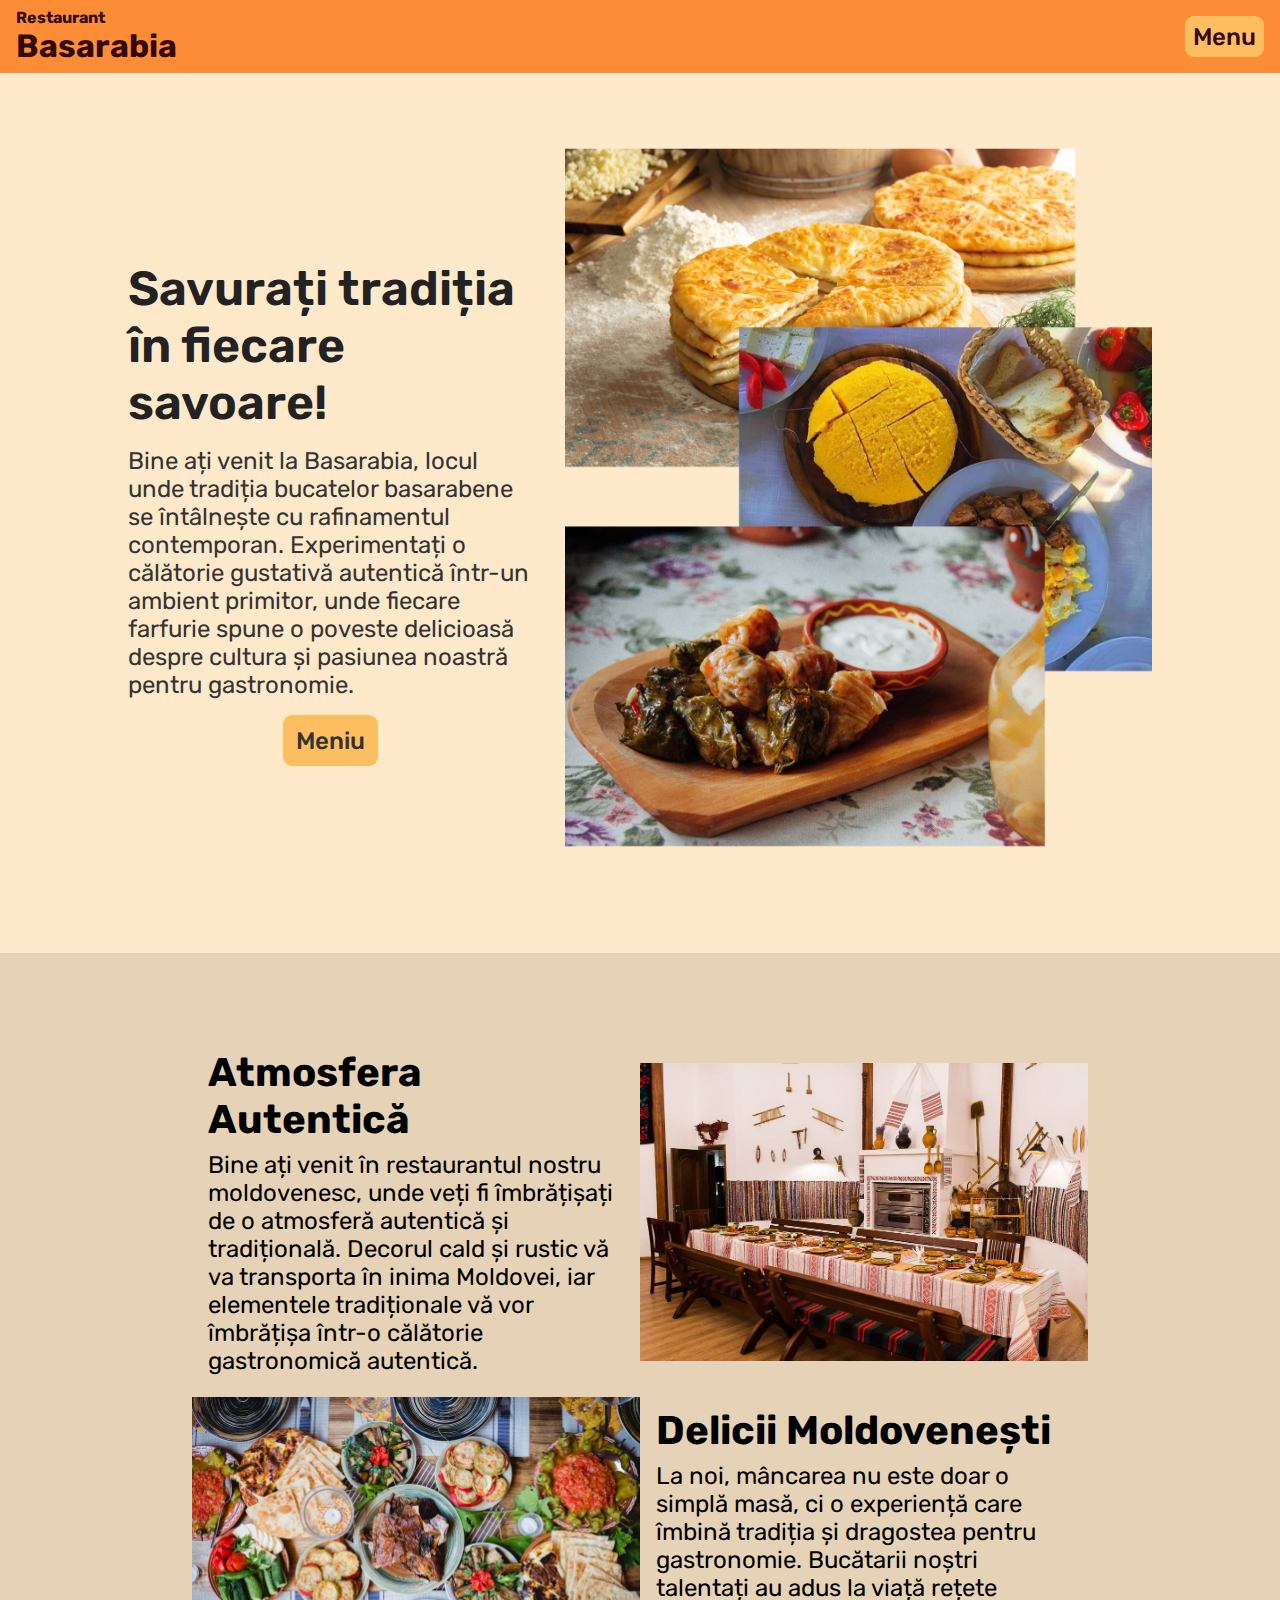
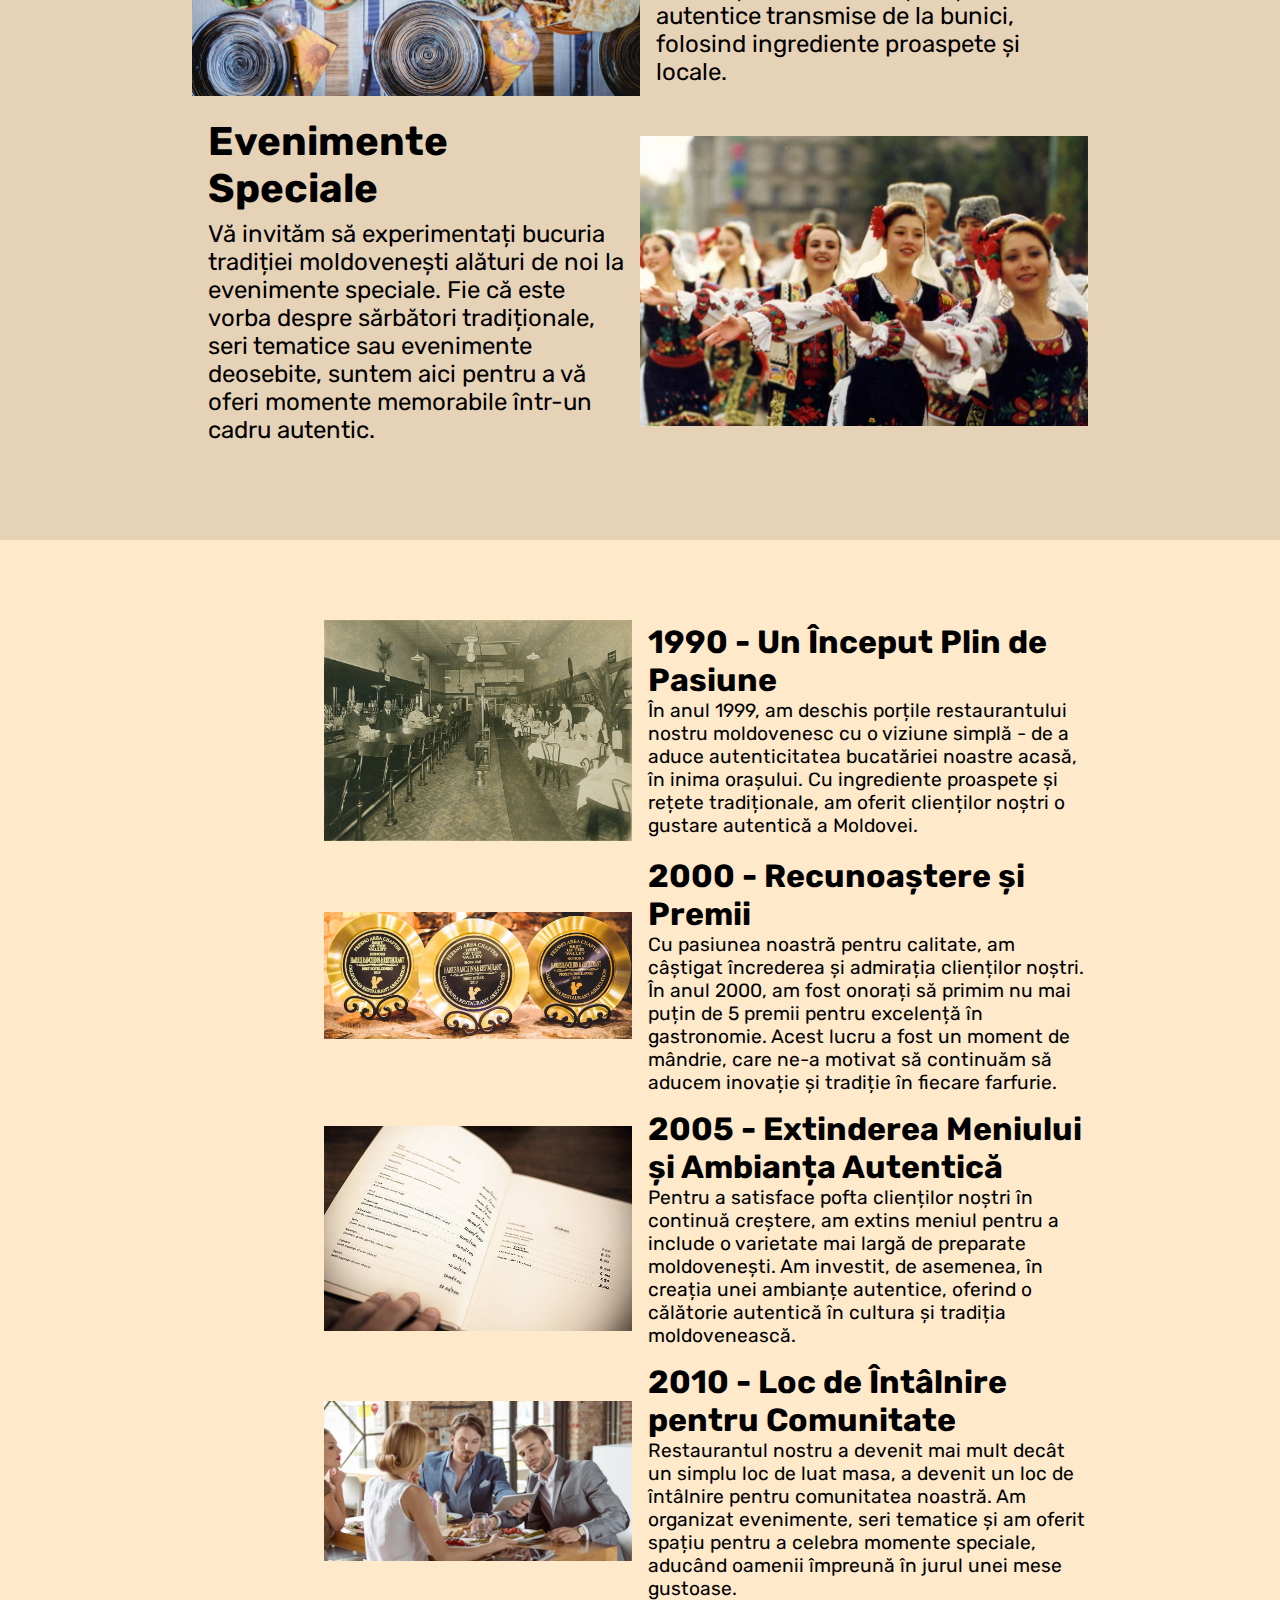
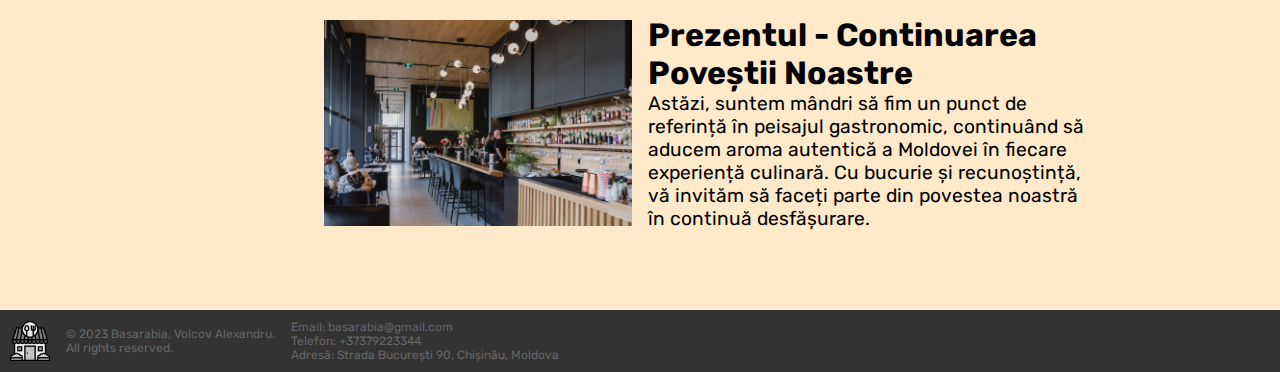
<file: index.html>
<!DOCTYPE html>
<html lang="en">
  <head>
    <meta charset="UTF-8" />
    <meta name="viewport" content="width=device-width, initial-scale=1.0" />
    <title>Basarabia | Acasă</title>
    <link rel="stylesheet" href="/styles/styles.css" />
    <link rel="shortcut icon" type="image/x-icon" href="/images/logo.png" />
    <link rel="preconnect" href="https://fonts.googleapis.com" />
    <link rel="preconnect" href="https://fonts.gstatic.com" crossorigin />
    <link
      href="https://fonts.googleapis.com/css2?family=Rubik:wght@400;500;600;700&display=swap"
      rel="stylesheet"
    />
  </head>
  <body>
    <header class="header">
      <div>
        <h2 class="header-sec">Restaurant</h2>
        <h1 class="header-main">Basarabia</h1>
      </div>

      <div class="two">
        <nav class="nav">
          <a href="index.html" class="nav-link">Acasă</a>
          <a href="/pages/menu.html" class="nav-link">Meniu</a>
          <a href="/pages/gallery.html" class="nav-link">Galerie</a>
          <a href="/pages/contacts.html" class="nav-link">Contacte</a>
        </nav>
        <button class="nav-button" onclick="toggleNav()">Menu</button>
      </div>
    </header>

    <main>
      <section class="section-hero">
        <div class="hero-container">
          <div>
            <h2 class="header-primary">
              Savurați tradiția în fiecare savoare!
            </h2>
            <p class="hero-text">
              Bine ați venit la Basarabia, locul unde tradiția bucatelor
              basarabene se întâlnește cu rafinamentul contemporan.
              Experimentați o călătorie gustativă autentică într-un ambient
              primitor, unde fiecare farfurie spune o poveste delicioasă despre
              cultura și pasiunea noastră pentru gastronomie.
            </p>
            <div class="hero-buttons">
              <a href="/pages/menu.html" class="hero-button">Meniu</a>
            </div>
          </div>
          <img src="/images/hero.png" alt="" class="hero-image" />
        </div>
      </section>

      <section class="section-about-us">
        <div class="about-us-container">
          <div class="about-us-cell">
            <h2 class="about-us-title">Atmosfera Autentică</h2>
            <p class="about-us-text">
              Bine ați venit în restaurantul nostru moldovenesc, unde veți fi
              îmbrățișați de o atmosferă autentică și tradițională. Decorul cald
              și rustic vă va transporta în inima Moldovei, iar elementele
              tradiționale vă vor îmbrățișa într-o călătorie gastronomică
              autentică.
            </p>
          </div>
          <img
            src="/images/restaurant-interior.jpg"
            alt=""
            class="about-us-image"
          />
          <img
            src="/images/moldovan-food.jpg"
            alt=""
            class="about-us-image image-swap"
          />
          <div class="about-us-cell">
            <h2 class="about-us-title">Delicii Moldovenești</h2>
            <p class="about-us-text">
              La noi, mâncarea nu este doar o simplă masă, ci o experiență care
              îmbină tradiția și dragostea pentru gastronomie. Bucătarii noștri
              talentați au adus la viață rețete autentice transmise de la
              bunici, folosind ingrediente proaspete și locale.
            </p>
          </div>
          <div class="about-us-cell">
            <h2 class="about-us-title">Evenimente Speciale</h2>
            <p class="about-us-text">
              Vă invităm să experimentați bucuria tradiției moldovenești alături
              de noi la evenimente speciale. Fie că este vorba despre sărbători
              tradiționale, seri tematice sau evenimente deosebite, suntem aici
              pentru a vă oferi momente memorabile într-un cadru autentic.
            </p>
          </div>
          <img src="/images/traditional.jpg" alt="" class="about-us-image" />
        </div>
      </section>
      <section class="section-history">
        <div class="history-container">
          <img src="/images/history1.jpg" alt="" class="history-image" />
          <div class="history-cell">
            <h2 class="history-title">1990 - Un Început Plin de Pasiune</h2>
            <p class="history-text">
              În anul 1999, am deschis porțile restaurantului nostru moldovenesc
              cu o viziune simplă - de a aduce autenticitatea bucatăriei noastre
              acasă, în inima orașului. Cu ingrediente proaspete și rețete
              tradiționale, am oferit clienților noștri o gustare autentică a
              Moldovei.
            </p>
          </div>
          <img src="/images/history2.jpg" alt="" class="history-image" />
          <div class="history-cell">
            <h2 class="history-title">2000 - Recunoaștere și Premii</h2>
            <p class="history-text">
              Cu pasiunea noastră pentru calitate, am câștigat încrederea și
              admirația clienților noștri. În anul 2000, am fost onorați să
              primim nu mai puțin de 5 premii pentru excelență în gastronomie.
              Acest lucru a fost un moment de mândrie, care ne-a motivat să
              continuăm să aducem inovație și tradiție în fiecare farfurie.
            </p>
          </div>
          <img src="/images/history3.jpg" alt="" class="history-image" />
          <div class="history-cell">
            <h2 class="history-title">
              2005 - Extinderea Meniului și Ambianța Autentică
            </h2>
            <p class="history-text">
              Pentru a satisface pofta clienților noștri în continuă creștere,
              am extins meniul pentru a include o varietate mai largă de
              preparate moldovenești. Am investit, de asemenea, în creația unei
              ambianțe autentice, oferind o călătorie autentică în cultura și
              tradiția moldovenească.
            </p>
          </div>
          <img src="/images/history4.jpg" alt="" class="history-image" />
          <div class="history-cell">
            <h2 class="history-title">
              2010 - Loc de Întâlnire pentru Comunitate
            </h2>
            <p class="history-text">
              Restaurantul nostru a devenit mai mult decât un simplu loc de luat
              masa, a devenit un loc de întâlnire pentru comunitatea noastră. Am
              organizat evenimente, seri tematice și am oferit spațiu pentru a
              celebra momente speciale, aducând oamenii împreună în jurul unei
              mese gustoase.
            </p>
          </div>
          <img src="/images/history5.jpg" alt="" class="history-image" />
          <div class="history-cell">
            <h2 class="history-title">
              Prezentul - Continuarea Poveștii Noastre
            </h2>
            <p class="history-text">
              Astăzi, suntem mândri să fim un punct de referință în peisajul
              gastronomic, continuând să aducem aroma autentică a Moldovei în
              fiecare experiență culinară. Cu bucurie și recunoștință, vă
              invităm să faceți parte din povestea noastră în continuă
              desfășurare.
            </p>
          </div>
        </div>
      </section>
    </main>

    <footer>
      <div class="footer-div">
        <img src="/images/logo.png" class="footer-logo" alt="" />
        <p>
          &copy; 2023 Basarabia, Volcov Alexandru. <br />
          All rights reserved.
        </p>
        <div>
          <p>Email: basarabia@gmail.com</p>
          <p>Telefon: +37379223344</p>
          <p>Adresă: Strada București 90, Chișinău, Moldova</p>
        </div>
      </div>
    </footer>

    <script src="/js/index.js"></script>
  </body>
</html>
</file>
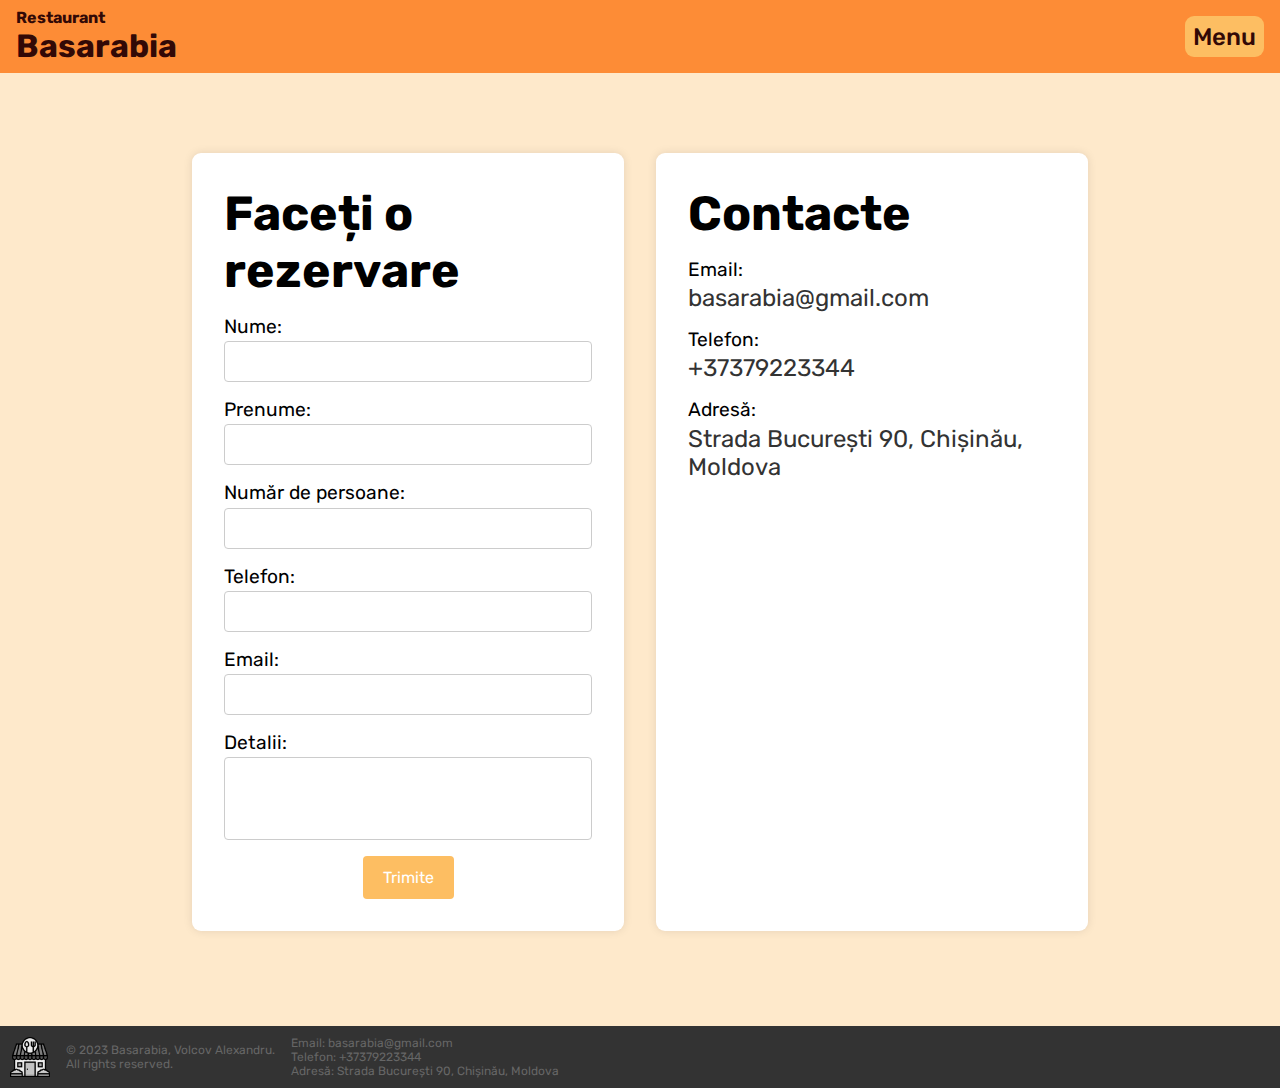
<file: pages/contacts.html>
<!DOCTYPE html>
<html lang="en">
  <head>
    <meta charset="UTF-8" />
    <meta name="viewport" content="width=device-width, initial-scale=1.0" />
    <title>Basarabia | Contacte</title>
    <link rel="stylesheet" href="/styles/styles.css" />
    <link rel="stylesheet" href="/styles/contacts.css" />
    <link rel="shortcut icon" type="image/x-icon" href="/images/logo.png" />
    <link rel="preconnect" href="https://fonts.googleapis.com" />
    <link rel="preconnect" href="https://fonts.gstatic.com" crossorigin />
    <link
      href="https://fonts.googleapis.com/css2?family=Rubik:wght@400;500;600;700&display=swap"
      rel="stylesheet"
    />
  </head>
  <body>
    <header class="header">
      <div>
        <h2 class="header-sec">Restaurant</h2>
        <h1 class="header-main">Basarabia</h1>
      </div>

      <div class="two">
        <nav class="nav">
          <a href="/index.html" class="nav-link">Acasă</a>
          <a href="/pages/menu.html" class="nav-link">Meniu</a>
          <a href="/pages/gallery.html" class="nav-link">Galerie</a>
          <a href="/pages/contacts.html" class="nav-link">Contacte</a>
        </nav>
        <button class="nav-button" onclick="toggleNav()">Menu</button>
      </div>
    </header>

    <main>
      <section class="section-contacts">
        <div class="contacts-cell">
          <form action="" class="container">
            <h2 class="contacts-title">Faceți o rezervare</h2>
            <label for="firstName">Nume:</label>
            <input type="text" id="firstName" name="firstName" required />

            <label for="lastName">Prenume:</label>
            <input type="text" id="lastName" name="lastName" required />

            <label for="numberOfPeople">Număr de persoane:</label>
            <input
              type="number"
              id="numberOfPeople"
              name="numberOfPeople"
              required
            />

            <label for="phoneNumber">Telefon:</label>
            <input type="tel" id="phoneNumber" name="phoneNumber" required />

            <label for="emailAddress">Email:</label>
            <input
              type="email"
              id="emailAddress"
              name="emailAddress"
              required
            />

            <label for="details">Detalii:</label>
            <textarea id="details" name="details" rows="4"></textarea>

            <button type="submit">Trimite</button>
          </form>
        </div>
        <div class="contacts-cell">
          <div class="container">
            <h2 class="contacts-title">Contacte</h2>
            <p class="contacts-t">Email:</p>
            <a href="mailto:basarabia@gmail.com" class="contacts-link"
              >basarabia@gmail.com</a
            >
            <p class="contacts-t">Telefon:</p>
            <a href="tel:37379223344" class="contacts-link">+37379223344</a>
            <p class="contacts-t">Adresă:</p>
            <a
              href="https://www.google.com/maps/place/Strada+Bucure%C8%99ti+90,+Chi%C8%99in%C4%83u+2012,+Moldova/@47.0251056,28.822998,20.5z/data=!4m6!3m5!1s0x40c97dcc58bc18dd:0x683bd274e946d764!8m2!3d47.025228!4d28.8229964!16s%2Fg%2F11gl35z8kf?entry=ttu"
              class="contacts-link"
            >
              Strada București 90, Chișinău, Moldova
            </a>
            <iframe
              src="https://www.google.com/maps/embed?pb=!1m18!1m12!1m3!1d240.39603881019957!2d28.822997967918422!3d47.02510561809834!2m3!1f0!2f0!3f0!3m2!1i1024!2i768!4f13.1!3m3!1m2!1s0x40c97dcc58bc18dd%3A0x683bd274e946d764!2sStrada%20Bucure%C8%99ti%2090%2C%20Chi%C8%99in%C4%83u%202012%2C%20Moldova!5e0!3m2!1sen!2s!4v1702115723474!5m2!1sen!2s"
              style="border: 0"
              allowfullscreen=""
              loading="lazy"
              referrerpolicy="no-referrer-when-downgrade"
            ></iframe>
          </div>
        </div>
      </section>
    </main>

    <footer>
      <div class="footer-div">
        <img src="/images/logo.png" class="footer-logo" alt="" />
        <p>
          &copy; 2023 Basarabia, Volcov Alexandru. <br />
          All rights reserved.
        </p>
        <div>
          <p>Email: basarabia@gmail.com</p>
          <p>Telefon: +37379223344</p>
          <p>Adresă: Strada București 90, Chișinău, Moldova</p>
        </div>
      </div>
    </footer>
    <script src="/js/index.js"></script>
  </body>
</html>
</file>
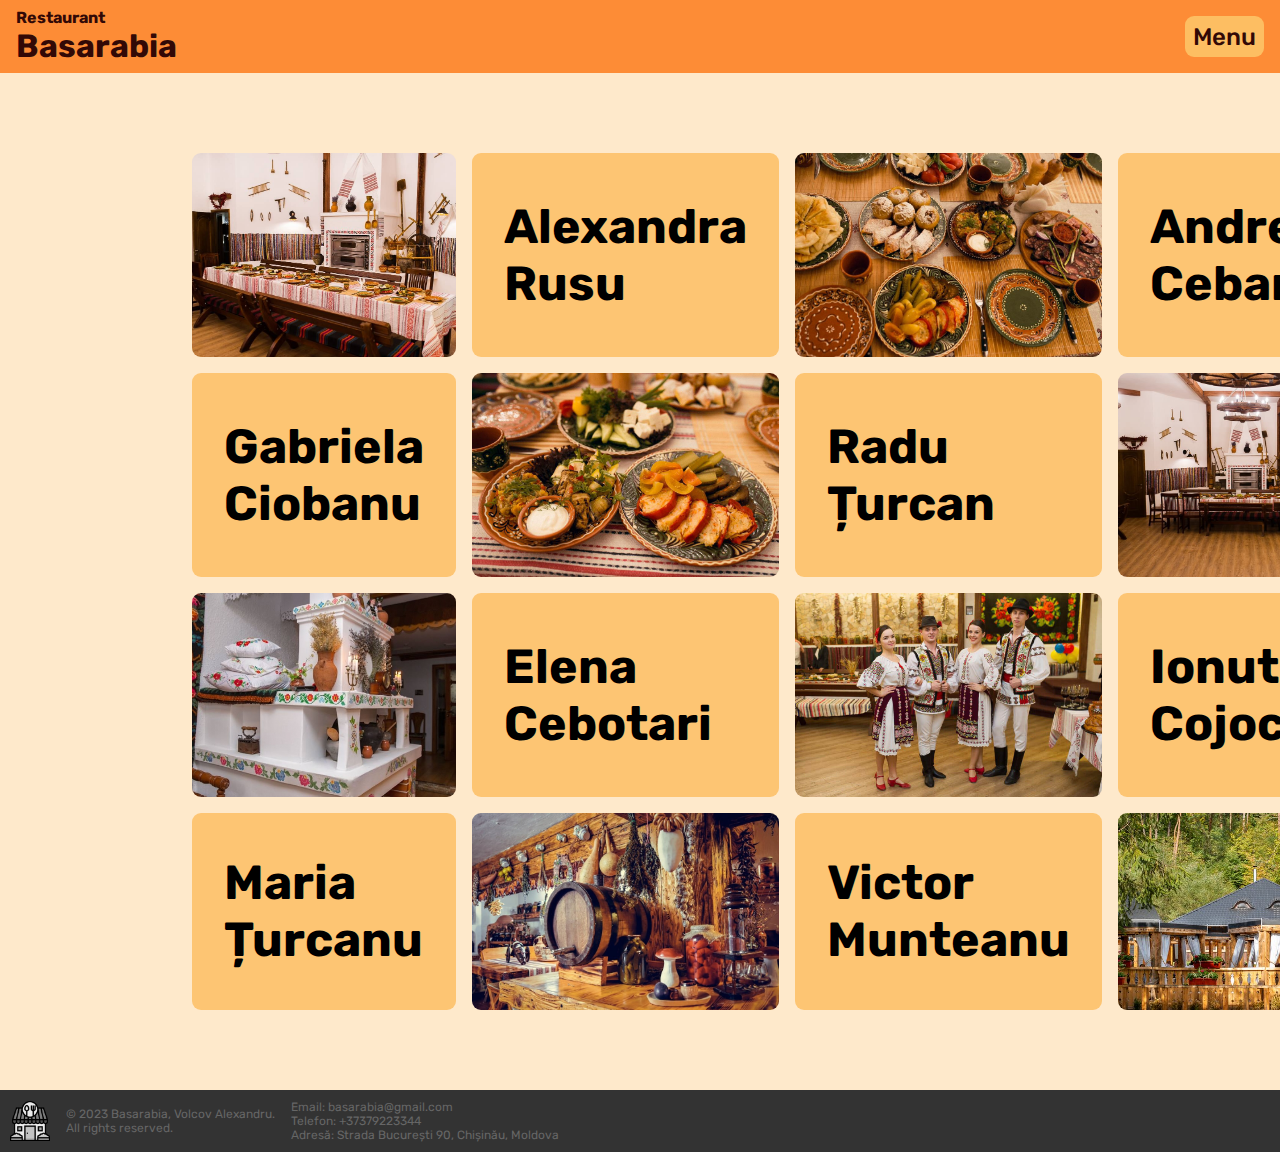
<file: pages/gallery.html>
<!DOCTYPE html>
<html lang="en">
  <head>
    <meta charset="UTF-8" />
    <meta name="viewport" content="width=device-width, initial-scale=1.0" />
    <title>Basarabia | Galerie</title>
    <link rel="stylesheet" href="/styles/styles.css" />
    <link rel="stylesheet" href="/styles/gallery.css" />
    <link rel="shortcut icon" type="image/x-icon" href="/images/logo.png" />
    <link rel="preconnect" href="https://fonts.googleapis.com" />
    <link rel="preconnect" href="https://fonts.gstatic.com" crossorigin />
    <link
      href="https://fonts.googleapis.com/css2?family=Rubik:wght@400;500;600;700&display=swap"
      rel="stylesheet"
    />
  </head>
  <body>
    <header class="header">
      <div>
        <h2 class="header-sec">Restaurant</h2>
        <h1 class="header-main">Basarabia</h1>
      </div>

      <div class="two">
        <nav class="nav">
          <a href="/index.html" class="nav-link">Acasă</a>
          <a href="/pages/menu.html" class="nav-link">Meniu</a>
          <a href="/pages/gallery.html" class="nav-link">Galerie</a>
          <a href="/pages/contacts.html" class="nav-link">Contacte</a>
        </nav>
        <button class="nav-button" onclick="toggleNav()">Menu</button>
      </div>
    </header>

    <main>
      <section class="section-gallery">
        <img
          src="/gallery/gallery1.jpg"
          alt=""
          class="gallery-image"
          onmouseenter="zoomIn(this)"
          onmouseleave="zoomOut(this)"
        />
        <div
          class="gallery-test"
          onmouseover="toggleTextVisibility(this, true)"
          onmouseout="toggleTextVisibility(this, false)"
        >
          <h2 class="test-name">Alexandra Rusu</h2>
          <p class="test-text">
            Am fost impresionată de calitatea serviciilor! Personalul a fost
            extrem de amabil, iar atmosfera a fost relaxantă. Cu siguranță voi
            reveni!
          </p>
        </div>

        <img
          src="/gallery/gallery2.jpg"
          alt=""
          class="gallery-image"
          onmouseenter="zoomIn(this)"
          onmouseleave="zoomOut(this)"
        />
        <div
          class="gallery-test"
          onmouseover="toggleTextVisibility(this, true)"
          onmouseout="toggleTextVisibility(this, false)"
        >
          <h2 class="test-name">Andrei Ceban</h2>
          <p class="test-text">
            Mâncarea a fost delicioasă, iar porțiile au fost generoase. Un loc
            perfect pentru o cină romantică sau pentru a sărbători ocazii
            speciale.
          </p>
        </div>

        <div
          class="gallery-test"
          onmouseover="toggleTextVisibility(this, true)"
          onmouseout="toggleTextVisibility(this, false)"
        >
          <h2 class="test-name">Gabriela Ciobanu</h2>
          <p class="test-text">
            Oază de relaxare! Spa-ul a fost minunat, iar terapeuții au fost
            profesioniști. O zi de răsfăț într-un cadru frumos și liniștit.
          </p>
        </div>
        <img
          src="/gallery/gallery3.jpg"
          alt=""
          class="gallery-image"
          onmouseenter="zoomIn(this)"
          onmouseleave="zoomOut(this)"
        />

        <div
          class="gallery-test"
          onmouseover="toggleTextVisibility(this, true)"
          onmouseout="toggleTextVisibility(this, false)"
        >
          <h2 class="test-name">Radu Țurcan</h2>
          <p class="test-text">
            Locul perfect pentru pasionații de sport! Ecranele mari, băuturile
            bune și atmosfera prietenoasă fac din acest bar locul ideal pentru a
            urmări meciurile preferate
          </p>
        </div>
        <img
          src="/gallery/gallery4.jpg"
          alt=""
          class="gallery-image"
          onmouseenter="zoomIn(this)"
          onmouseleave="zoomOut(this)"
        />

        <img
          src="/gallery/gallery8.jpg"
          alt=""
          class="gallery-image"
          onmouseenter="zoomIn(this)"
          onmouseleave="zoomOut(this)"
        />
        <div
          class="gallery-test"
          onmouseover="toggleTextVisibility(this, true)"
          onmouseout="toggleTextVisibility(this, false)"
        >
          <h2 class="test-name">Elena Cebotari</h2>
          <p class="test-text">
            Experiența a fost fantastică! Meniul variat a satisfăcut toate
            gusturile, iar decorul a creat o ambianță plăcută. Recomand cu
            încredere!
          </p>
        </div>

        <img
          src="/gallery/gallery5.jpg"
          alt=""
          class="gallery-image"
          onmouseenter="zoomIn(this)"
          onmouseleave="zoomOut(this)"
        />
        <div
          class="gallery-test"
          onmouseover="toggleTextVisibility(this, true)"
          onmouseout="toggleTextVisibility(this, false)"
        >
          <h2 class="test-name">Ionut Cojocari</h2>
          <p class="test-text">
            Serviciul a fost impecabil, iar personalul a fost foarte atent la
            detalii. Prețurile sunt rezonabile, iar atmosfera este prietenoasă.
            Voi reveni cu siguranță!"
          </p>
        </div>

        <div
          class="gallery-test"
          onmouseover="toggleTextVisibility(this, true)"
          onmouseout="toggleTextVisibility(this, false)"
        >
          <h2 class="test-name">Maria Țurcanu</h2>
          <p class="test-text">
            Am avut parte de o experiență culinară de neuitat! Meniul inovator
            și preparatele gustoase au depășit așteptările mele. Recomand cu
            căldură!
          </p>
        </div>
        <img
          src="/gallery/gallery6.jpg"
          alt=""
          class="gallery-image"
          onmouseenter="zoomIn(this)"
          onmouseleave="zoomOut(this)"
        />

        <div
          class="gallery-test"
          onmouseover="toggleTextVisibility(this, true)"
          onmouseout="toggleTextVisibility(this, false)"
        >
          <h2 class="test-name">Victor Munteanu</h2>
          <p class="test-text">
            Locul este perfect pentru petreceri private! Personalul a fost
            flexibil și foarte receptiv la cerințele noastre. Atmosfera animată
            a făcut petrecerea memorabilă.
          </p>
        </div>
        <img
          src="/gallery/gallery7.jpg"
          alt=""
          class="gallery-image"
          onmouseenter="zoomIn(this)"
          onmouseleave="zoomOut(this)"
        />
      </section>
    </main>

    <footer>
      <div class="footer-div">
        <img src="/images/logo.png" class="footer-logo" alt="" />
        <p>
          &copy; 2023 Basarabia, Volcov Alexandru. <br />
          All rights reserved.
        </p>
        <div>
          <p>Email: basarabia@gmail.com</p>
          <p>Telefon: +37379223344</p>
          <p>Adresă: Strada București 90, Chișinău, Moldova</p>
        </div>
      </div>
    </footer>
    <script src="/js/index.js"></script>
  </body>
</html>
</file>
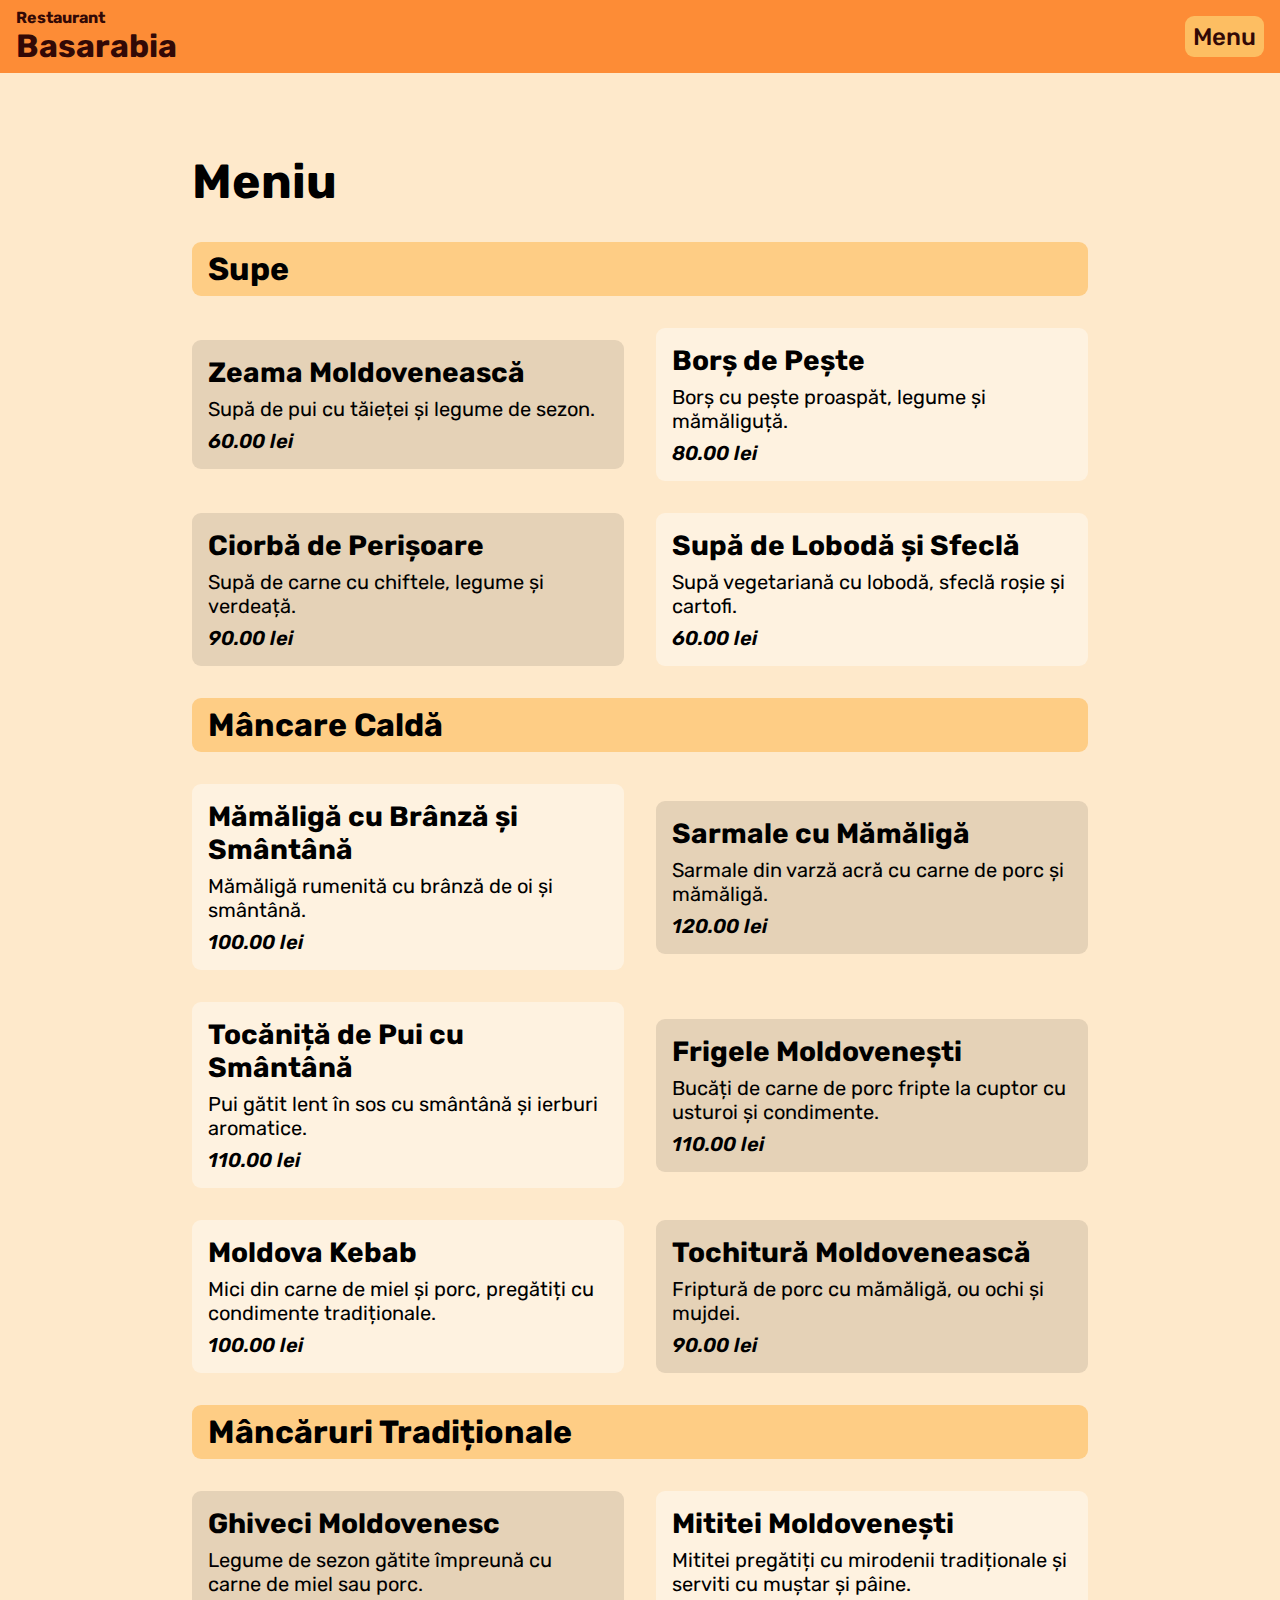
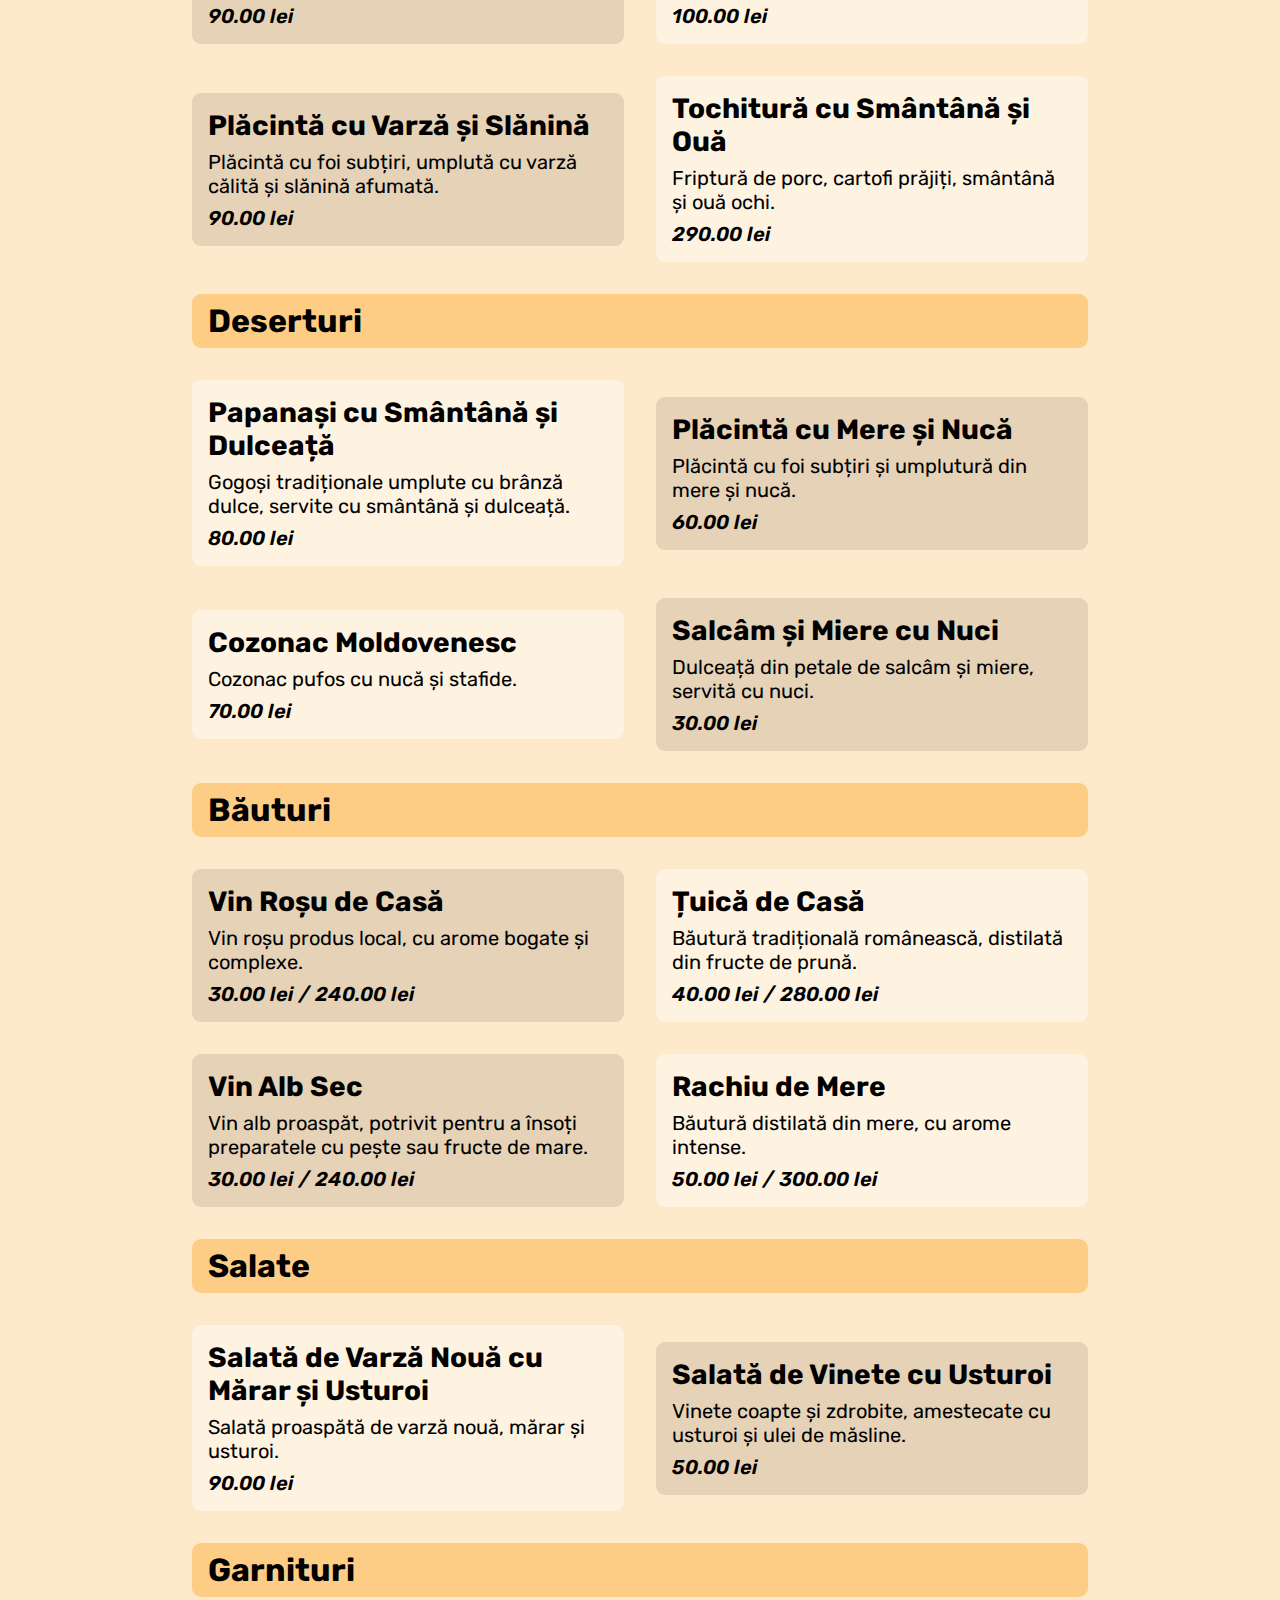
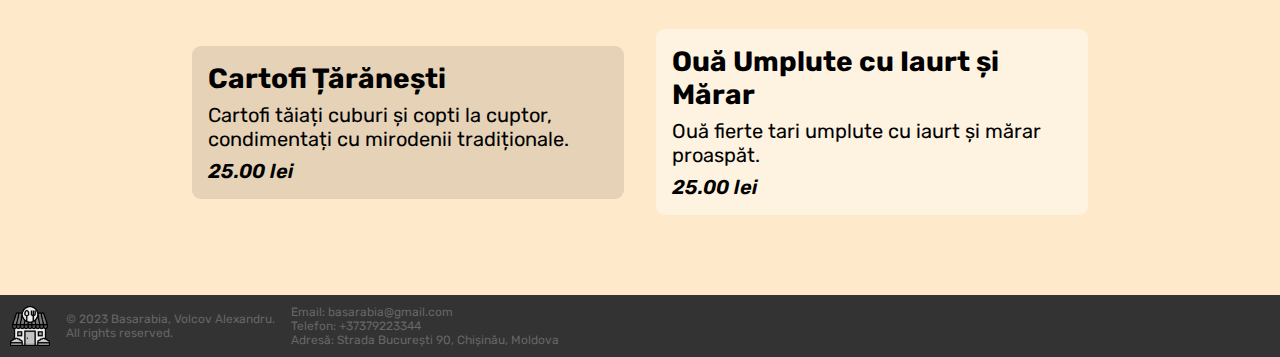
<file: pages/menu.html>
<!DOCTYPE html>
<html lang="en">
  <head>
    <meta charset="UTF-8" />
    <meta name="viewport" content="width=device-width, initial-scale=1.0" />
    <title>Basarabia | Meniu</title>
    <link rel="stylesheet" href="/styles/styles.css" />
    <link rel="stylesheet" href="/styles/menu.css" />
    <link rel="shortcut icon" type="image/x-icon" href="/images/logo.png" />
    <link rel="preconnect" href="https://fonts.googleapis.com" />
    <link rel="preconnect" href="https://fonts.gstatic.com" crossorigin />
    <link
      href="https://fonts.googleapis.com/css2?family=Rubik:wght@400;500;600;700&display=swap"
      rel="stylesheet"
    />
  </head>
  <body>
    <header class="header">
      <div>
        <h2 class="header-sec">Restaurant</h2>
        <h1 class="header-main">Basarabia</h1>
      </div>

      <div class="two">
        <nav class="nav">
          <a href="/index.html" class="nav-link">Acasă</a>
          <a href="/pages/menu.html" class="nav-link">Meniu</a>
          <a href="/pages/gallery.html" class="nav-link">Galerie</a>
          <a href="/pages/contacts.html" class="nav-link">Contacte</a>
        </nav>
        <button class="nav-button" onclick="toggleNav()">Menu</button>
      </div>
    </header>
    <main>
      <section class="section-menu">
        <div class="menu-container">
          <h1 class="menu-title">Meniu</h1>

          <h2 class="menu-category">Supe</h2>

          <div class="menu-dish">
            <h2 class="dish-name">Zeama Moldovenească</h2>
            <p class="dish-ing">Supă de pui cu tăieței și legume de sezon.</p>
            <p class="dish-price">60.00 lei</p>
          </div>
          <div class="menu-dish">
            <h2 class="dish-name">Borș de Pește</h2>
            <p class="dish-ing">
              Borș cu pește proaspăt, legume și mămăliguță.
            </p>
            <p class="dish-price">80.00 lei</p>
          </div>
          <div class="menu-dish">
            <h2 class="dish-name">Ciorbă de Perișoare</h2>
            <p class="dish-ing">
              Supă de carne cu chiftele, legume și verdeață.
            </p>
            <p class="dish-price">90.00 lei</p>
          </div>
          <div class="menu-dish">
            <h2 class="dish-name">Supă de Lobodă și Sfeclă</h2>
            <p class="dish-ing">
              Supă vegetariană cu lobodă, sfeclă roșie și cartofi.
            </p>
            <p class="dish-price">60.00 lei</p>
          </div>

          <h2 class="menu-category">Mâncare Caldă</h2>

          <div class="menu-dish">
            <h2 class="dish-name">Mămăligă cu Brânză și Smântână</h2>
            <p class="dish-ing">
              Mămăligă rumenită cu brânză de oi și smântână.
            </p>
            <p class="dish-price">100.00 lei</p>
          </div>
          <div class="menu-dish">
            <h2 class="dish-name">Sarmale cu Mămăligă</h2>
            <p class="dish-ing">
              Sarmale din varză acră cu carne de porc și mămăligă.
            </p>
            <p class="dish-price">120.00 lei</p>
          </div>
          <div class="menu-dish">
            <h2 class="dish-name">Tocăniță de Pui cu Smântână</h2>
            <p class="dish-ing">
              Pui gătit lent în sos cu smântână și ierburi aromatice.
            </p>
            <p class="dish-price">110.00 lei</p>
          </div>
          <div class="menu-dish">
            <h2 class="dish-name">Frigele Moldovenești</h2>
            <p class="dish-ing">
              Bucăți de carne de porc fripte la cuptor cu usturoi și condimente.
            </p>
            <p class="dish-price">110.00 lei</p>
          </div>
          <div class="menu-dish">
            <h2 class="dish-name">Moldova Kebab</h2>
            <p class="dish-ing">
              Mici din carne de miel și porc, pregătiți cu condimente
              tradiționale.
            </p>
            <p class="dish-price">100.00 lei</p>
          </div>
          <div class="menu-dish">
            <h2 class="dish-name">Tochitură Moldovenească</h2>
            <p class="dish-ing">
              Friptură de porc cu mămăligă, ou ochi și mujdei.
            </p>
            <p class="dish-price">90.00 lei</p>
          </div>

          <h2 class="menu-category">Mâncăruri Tradiționale</h2>

          <div class="menu-dish">
            <h2 class="dish-name">Ghiveci Moldovenesc</h2>
            <p class="dish-ing">
              Legume de sezon gătite împreună cu carne de miel sau porc.
            </p>
            <p class="dish-price">90.00 lei</p>
          </div>
          <div class="menu-dish">
            <h2 class="dish-name">Mititei Moldovenești</h2>
            <p class="dish-ing">
              Mititei pregătiți cu mirodenii tradiționale și serviti cu muștar
              și pâine.
            </p>
            <p class="dish-price">100.00 lei</p>
          </div>
          <div class="menu-dish">
            <h2 class="dish-name">Plăcintă cu Varză și Slănină</h2>
            <p class="dish-ing">
              Plăcintă cu foi subțiri, umplută cu varză călită și slănină
              afumată.
            </p>
            <p class="dish-price">90.00 lei</p>
          </div>
          <div class="menu-dish">
            <h2 class="dish-name">Tochitură cu Smântână și Ouă</h2>
            <p class="dish-ing">
              Friptură de porc, cartofi prăjiți, smântână și ouă ochi.
            </p>
            <p class="dish-price">290.00 lei</p>
          </div>

          <h2 class="menu-category">Deserturi</h2>

          <div class="menu-dish">
            <h2 class="dish-name">Papanași cu Smântână și Dulceață</h2>
            <p class="dish-ing">
              Gogoși tradiționale umplute cu brânză dulce, servite cu smântână
              și dulceață.
            </p>
            <p class="dish-price">80.00 lei</p>
          </div>
          <div class="menu-dish">
            <h2 class="dish-name">Plăcintă cu Mere și Nucă</h2>
            <p class="dish-ing">
              Plăcintă cu foi subțiri și umplutură din mere și nucă.
            </p>
            <p class="dish-price">60.00 lei</p>
          </div>
          <div class="menu-dish">
            <h2 class="dish-name">Cozonac Moldovenesc</h2>
            <p class="dish-ing">Cozonac pufos cu nucă și stafide.</p>
            <p class="dish-price">70.00 lei</p>
          </div>
          <div class="menu-dish">
            <h2 class="dish-name">Salcâm și Miere cu Nuci</h2>
            <p class="dish-ing">
              Dulceață din petale de salcâm și miere, servită cu nuci.
            </p>
            <p class="dish-price">30.00 lei</p>
          </div>

          <h2 class="menu-category">Băuturi</h2>

          <div class="menu-dish">
            <h2 class="dish-name">Vin Roșu de Casă</h2>
            <p class="dish-ing">
              Vin roșu produs local, cu arome bogate și complexe.
            </p>
            <p class="dish-price">30.00 lei / 240.00 lei</p>
          </div>
          <div class="menu-dish">
            <h2 class="dish-name">Țuică de Casă</h2>
            <p class="dish-ing">
              Băutură tradițională românească, distilată din fructe de prună.
            </p>
            <p class="dish-price">40.00 lei / 280.00 lei</p>
          </div>
          <div class="menu-dish">
            <h2 class="dish-name">Vin Alb Sec</h2>
            <p class="dish-ing">
              Vin alb proaspăt, potrivit pentru a însoți preparatele cu pește
              sau fructe de mare.
            </p>
            <p class="dish-price">30.00 lei / 240.00 lei</p>
          </div>
          <div class="menu-dish">
            <h2 class="dish-name">Rachiu de Mere</h2>
            <p class="dish-ing">
              Băutură distilată din mere, cu arome intense.
            </p>
            <p class="dish-price">50.00 lei / 300.00 lei</p>
          </div>

          <h2 class="menu-category">Salate</h2>

          <div class="menu-dish">
            <h2 class="dish-name">Salată de Varză Nouă cu Mărar și Usturoi</h2>
            <p class="dish-ing">
              Salată proaspătă de varză nouă, mărar și usturoi.
            </p>
            <p class="dish-price">90.00 lei</p>
          </div>
          <div class="menu-dish">
            <h2 class="dish-name">Salată de Vinete cu Usturoi</h2>
            <p class="dish-ing">
              Vinete coapte și zdrobite, amestecate cu usturoi și ulei de
              măsline.
            </p>
            <p class="dish-price">50.00 lei</p>
          </div>

          <h2 class="menu-category">Garnituri</h2>

          <div class="menu-dish">
            <h2 class="dish-name">Cartofi Țărănești</h2>
            <p class="dish-ing">
              Cartofi tăiați cuburi și copti la cuptor, condimentați cu
              mirodenii tradiționale.
            </p>
            <p class="dish-price">25.00 lei</p>
          </div>
          <div class="menu-dish">
            <h2 class="dish-name">Ouă Umplute cu Iaurt și Mărar</h2>
            <p class="dish-ing">
              Ouă fierte tari umplute cu iaurt și mărar proaspăt.
            </p>
            <p class="dish-price">25.00 lei</p>
          </div>
        </div>
      </section>
    </main>
    <footer>
      <div class="footer-div">
        <img src="/images/logo.png" class="footer-logo" alt="" />
        <p>
          &copy; 2023 Basarabia, Volcov Alexandru. <br />
          All rights reserved.
        </p>
        <div>
          <p>Email: basarabia@gmail.com</p>
          <p>Telefon: +37379223344</p>
          <p>Adresă: Strada București 90, Chișinău, Moldova</p>
        </div>
      </div>
    </footer>
    <script src="/js/index.js"></script>
  </body>
</html>
</file>
<file: styles/styles.css>
/* 
#FD7F20
#fd8c36

#FC2E20
#320906

#FDB750
#ca9240

*/

* {
  font-family: "Rubik", sans-serif;
  margin: 0;
  padding: 0;
  border: 0;
  font-size: 100%;
  vertical-align: baseline;
}

body {
  background-color: #fee9cb;
}

.header-primary {
  font-weight: 600;
  font-size: 3rem;
  color: #222;
}

.button {
  text-decoration: none;
  color: #333;
  font-weight: 500;
  font-size: 1.5rem;
  padding: 0.7rem 0.8rem;
  border-radius: 9px;
  transition: all 0.3s;
  background-color: #eee;
  cursor: pointer;
  display: inline-block;
}

.button:hover {
  background-color: #bebebe;
}

/* Header */

.header {
  display: flex;
  justify-content: space-between;
  padding: 0.5rem 1rem;
  align-items: center;
  background-color: #fd8c36;
  position: sticky;
  top: 0;
  z-index: 1000;
}

.header .two {
  display: flex;
  gap: 0.5rem;
  align-items: center;
}

.header-main {
  font-size: 2rem;
  color: #320906;
}

.header-sec {
  font-size: 1rem;
  color: #320906;
}

.nav {
  display: none;
  transition: all 0.5s;
}

.nav-link:link,
.nav-link:visited {
  text-decoration: none;
  color: #320906;
  font-weight: 500;
  font-size: 1.5rem;
  padding: 0.4rem 0.5rem;
  border-radius: 9px;
  transition: all 0.3s;
}

.nav-link:hover,
.nav-link:active {
  background-color: #ca702b;
}

.nav-button {
  color: #320906;
  font-weight: 500;
  font-size: 1.5rem;
  padding: 0.4rem 0.5rem;
  border-radius: 9px;
  transition: all 0.3s;
  background-color: #fdbe62;
}

.nav-button:hover {
  background-color: #e4a548;
  cursor: pointer;
}

/* Hero */

.hero-text {
  font-size: 1.5rem;
  color: #333;
}

.hero-container {
  display: flex;
  width: 80vw;
  margin: 0 auto;
  align-items: center;
  gap: 2rem;
}

.hero-container div {
  display: flex;
  flex-direction: column;
  gap: 1rem;
}

.hero-image {
  height: 55rem;
}

.hero-button {
  text-decoration: none;
  color: #333;
  font-weight: 500;
  font-size: 1.5rem;
  padding: 0.7rem 0.8rem;
  border-radius: 9px;
  transition: all 0.3s;
  background-color: #fdbe62;
  cursor: pointer;
  display: inline-block;
}

.hero-button:hover {
  background-color: #e4a548;
}

.hero-buttons {
  display: flex;
  gap: 1rem;
  justify-items: center;
  align-items: center;
}

/* About us */

.section-about-us {
  background-color: #e5d2b7;
}

.about-us-container {
  width: 70vw;
  margin: 0 auto;
  display: grid;
  grid-template-columns: repeat(2, 1fr);
  align-items: center;
  justify-items: center;
  padding: 5rem 1rem;

  border-radius: 9px;
}

.about-us-cell {
  padding: 1rem;
  display: flex;
  flex-direction: column;
  gap: 0.5rem;
}

.about-us-title {
  font-size: 2.5rem;
}

.about-us-text {
  font-size: 1.5rem;
}

.about-us-image {
  width: 100%;
}

/* History */

.history-container {
  display: grid;
  grid-template-columns: repeat(2, 1fr);
  gap: 1rem;
  width: 70vw;
  margin: 0 auto;
  padding: 5rem 2rem;
  align-items: center;
}

.history-image {
  width: 70%;
  justify-self: end;
}

.history-title {
  font-size: 2rem;
}

.history-text {
  font-size: 1.2rem;
}

/* Footer */

footer {
  background-color: #333;
  color: #666;
  padding: 10px;
  bottom: 0;
  font-size: 0.75rem;
}

.footer-div {
  display: flex;
  gap: 1rem;
  align-items: center;
  justify-items: center;
}

.footer-logo {
  height: 2.5rem;
  filter: grayscale(1);
}

/* Queries */

@media screen and (max-width: 1200px) {
  .hero-container {
    display: grid;
    grid-template-columns: 1;
    align-items: center;
    justify-items: center;
    padding-top: 5rem;
  }

  .about-us-container,
  .history-container {
    grid-template-columns: repeat(1, 1fr);
  }

  .about-us-container {
    gap: 1rem;
  }

  .history-image {
    justify-self: center;
  }

  .image-swap {
    grid-row: 4;
  }

  .section-gallery {
    grid-template-columns: repeat(2, 1fr) !important;
  }

  .section-contacts {
    grid-template-columns: repeat(1, 1fr) !important;
  }
}

@media screen and (max-width: 800px) {
  .hero-image {
    height: 30rem;
  }

  .section-gallery {
    grid-template-columns: repeat(1, 1fr) !important;
    width: unset !important;
  }

  .section-contacts {
    width: unset !important;
    padding: 2rem 1rem !important;
  }

  .menu-container {
    grid-template-columns: repeat(1, 1fr) !important;
  }

  .menu-category,
  .menu-title {
    grid-column: span 1 !important;
  }

  .nav {
    display: grid !important;
    grid-template-columns: repeat(2, 1fr) !important;
    align-items: center;
    justify-items: center;
  }

  .nav-button {
    display: none;
  }
}
</file>
<file: styles/contacts.css>
.section-contacts {
  display: grid;
  grid-template-columns: repeat(2, 1fr);
  margin: 0 auto;
  width: 70vw;
  padding: 5rem;
  gap: 2rem;
}

.form {
  display: flex;
  flex-direction: column;
}

.contacts-title {
  font-size: 3rem;
  padding-bottom: 1rem;
}

.container {
  margin: 0 auto;
  background-color: #fff;
  padding: 2rem;
  border-radius: 9px;
  box-shadow: 0 0 10px rgba(0, 0, 0, 0.1);
  display: flex;
  flex-direction: column;
  height: 90%;
}

label {
  display: block;
  margin-bottom: 0.2rem;
  font-size: 1.2rem;
}

input,
textarea {
  width: 100%;
  padding: 10px;
  margin-bottom: 16px;
  box-sizing: border-box;
  border: 1px solid #ccc;
  border-radius: 4px;
  resize: none;
}

button {
  background-color: #fdbe62;
  color: #fff;
  padding: 12px 20px;
  border: none;
  border-radius: 4px;
  cursor: pointer;
  font-size: 16px;
  transition: all 0.3s;
  align-self: center;
}

button:hover {
  background-color: #e4a548;
}

.contacts-t {
  font-size: 1.2rem;
  padding-bottom: 0.2rem;
}

.contacts-link {
  text-decoration: none;
  font-size: 1.5rem;
  color: #333;
  padding-bottom: 1rem;
}

iframe {
  height: 100%;
  border-radius: 9px;
}
</file>
<file: styles/gallery.css>
.section-gallery {
  width: 70vw;
  display: grid;
  grid-template-columns: repeat(4, 1fr);
  margin: 0 auto;
  gap: 1rem;
  padding: 5rem;
}

.gallery-image {
  width: 100%;
  height: 100%;
  object-fit: cover;
  border-radius: 9px;
}

.gallery-test {
  background-color: #fdc573;
  display: flex;
  padding: 2rem;
  border-radius: 9px;
  align-items: center;
}

.test-name {
  font-size: 3rem;
}

.test-text {
  display: none;
  font-size: 1rem;
  font-weight: 500;
}

.gallery-image {
  transition: transform 0.3s ease-in-out;
}

.zoomed-in {
  transform: scale(1.2);
}
</file>
<file: styles/menu.css>
.menu-container {
  width: 70vw;
  margin: 0 auto;
  padding: 5rem;
  display: grid;
  grid-template-columns: repeat(2, 1fr);
  gap: 1rem;
  align-items: center;
  gap: 2rem;
}

.menu-title {
  font-size: 3rem;
  grid-column: span 2;
}

.menu-category {
  background-color: #fecd85;
  padding: 0.5rem 1rem;
  font-size: 2rem;
  grid-column: span 2;
  border-radius: 9px;
}

.menu-dish {
  display: flex;
  flex-direction: column;
  gap: 0.5rem;
  padding: 1rem;
}

.menu-dish:nth-child(odd) {
  background-color: #e5d2b7;
  border-radius: 9px;
}

.menu-dish:nth-child(even) {
  background-color: #fef2e0;
  border-radius: 9px;
}

.dish-name {
  font-size: 1.75rem;
}

.dish-ing {
  font-size: 1.25rem;
}

.dish-price {
  font-size: 1.25rem;
  font-style: italic;
  font-weight: 600;
}
</file>
